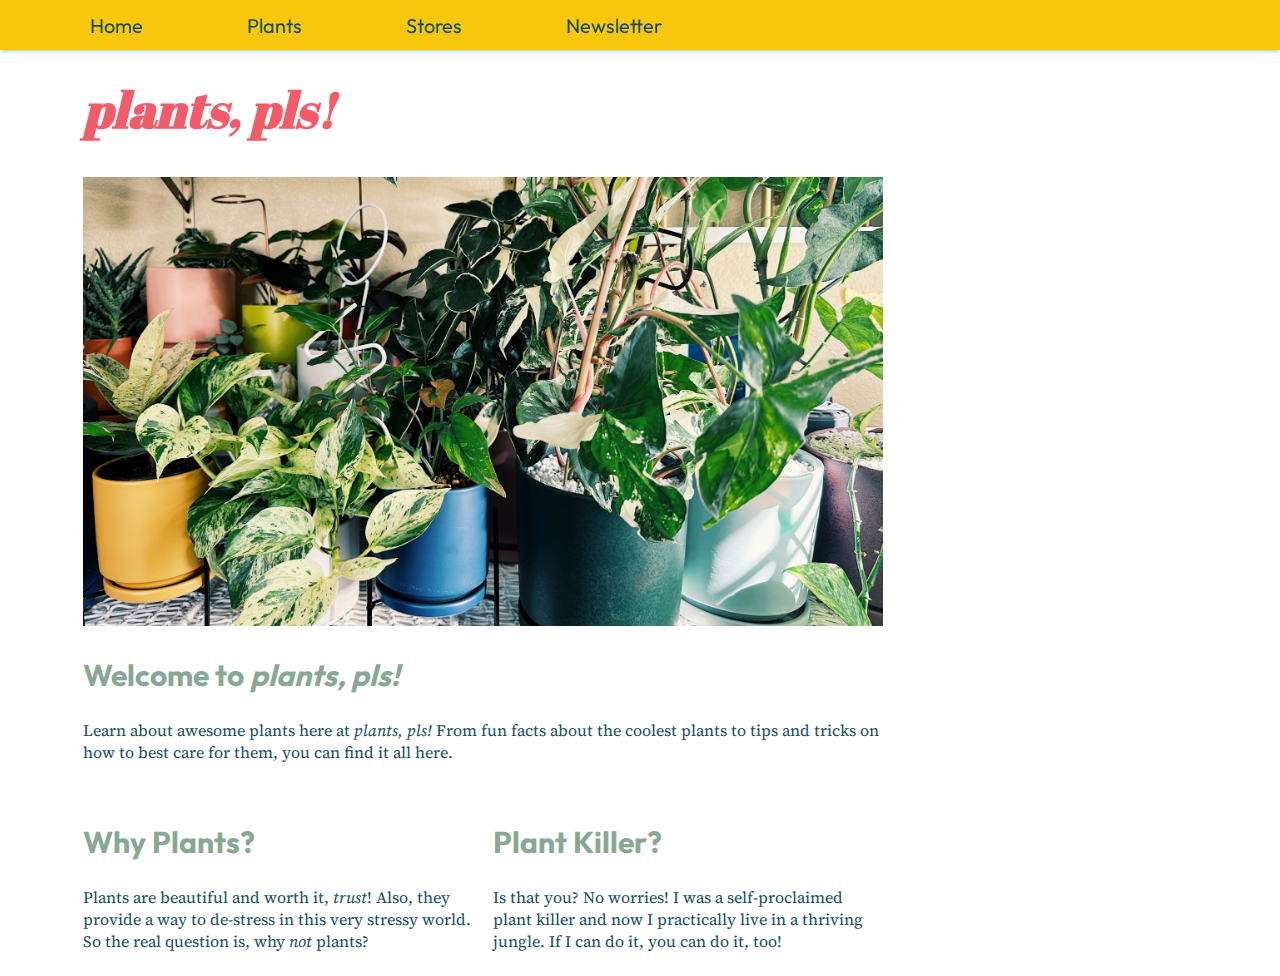
<file: index.html>
<!DOCTYPE html>
<html>
    <body>
        <head>
            <title>plants, pls!</title>
            <link rel="stylesheet" type="text/css" href="style.css">
            <link rel="preconnect" href="https://fonts.googleapis.com">
            <link rel="preconnect" href="https://fonts.gstatic.com" crossorigin>
            <link href="https://fonts.googleapis.com/css2?family=Abril+Fatface&family=Outfit:wght@100;200;300;400;500;600;700;800;900&family=Source+Serif+Pro:ital,wght@0,200;0,300;0,400;0,600;0,700;0,900;1,200;1,300;1,400;1,600;1,700;1,900&display=swap" rel="stylesheet">
        </head>
        <navbar>
            <ul>
                <li><a href="index.html">Home</a></li>
                <li><a href="plants.html">Plants</a></li>
                <li><a href="stores.html">Stores</a></li>
                <li><a href="newsletter.html">Newsletter</a></li>
            </ul>
        </navbar>

        <div class="header">
            <h1><em>plants, pls!</em></h1>
            <img src="images/plants_banner.JPG" alt="Plants in pots">
        </div>

        <div class="main_content">
            <div class="grid-col-span-2">
                <h2>Welcome to <em>plants, pls!</em></h2>
                <p>Learn about awesome plants here at <em>plants, pls!</em> From fun facts about the coolest plants to tips and tricks on how to best care for them, you can find it all here.</p>
            </div>

            <div>
                <h2>Why Plants?</h2>
                <p>Plants are beautiful and worth it, <em>trust</em>! Also, they provide a way to de-stress in this very stressy world. So the real question is, why <em>not</em> plants?</p>
            </div>

            <div>
                <h2>Plant Killer?</h2>
                <p>Is that you? No worries! I was a self-proclaimed plant killer and now I practically live in a thriving jungle. If I can do it, you can do it, too!</p>
            </div>
        </div>

    </body>
</html>
</file>
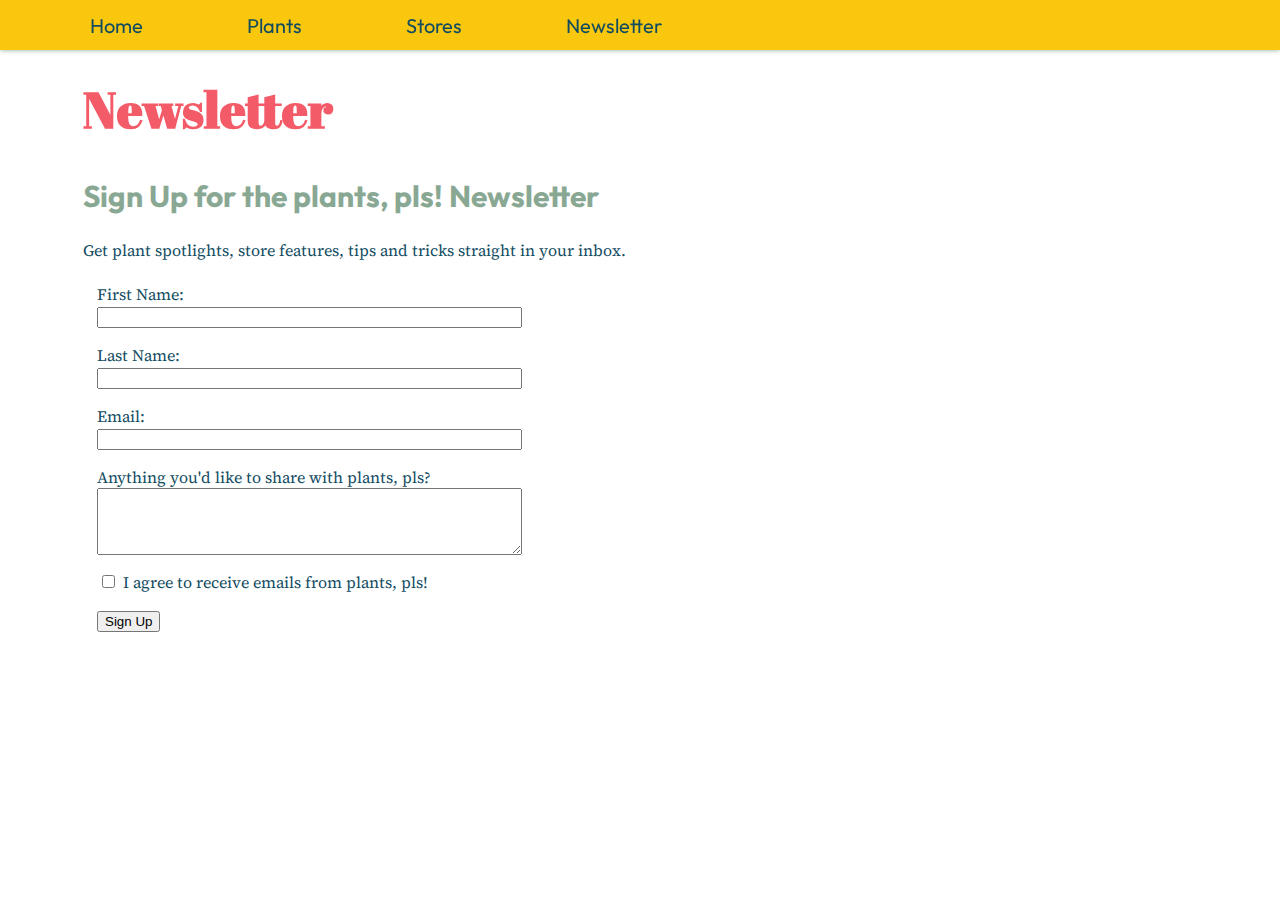
<file: newsletter.html>
<!DOCTYPE html>
<html>
    <body>
        <head>
            <title>plants, pls!</title>
            <link rel="stylesheet" type="text/css" href="style.css">
            <link rel="preconnect" href="https://fonts.googleapis.com">
            <link rel="preconnect" href="https://fonts.gstatic.com" crossorigin>
            <link href="https://fonts.googleapis.com/css2?family=Abril+Fatface&family=Outfit:wght@100;200;300;400;500;600;700;800;900&family=Source+Serif+Pro:ital,wght@0,200;0,300;0,400;0,600;0,700;0,900;1,200;1,300;1,400;1,600;1,700;1,900&display=swap" rel="stylesheet">
        </head>
        <navbar>
            <ul>
                <li><a href="index.html">Home</a></li>
                <li><a href="plants.html">Plants</a></li>
                <li><a href="stores.html">Stores</a></li>
                <li><a href="newsletter.html">Newsletter</a></li>
            </ul>
        </navbar>
        
        <h1>Newsletter</h1>
        
        <h2>Sign Up for the plants, pls! Newsletter</h2>
        <p>Get plant spotlights, store features, tips and tricks straight in your inbox.</p>
        <form action="/signedup" method="post">
            <fieldset>
                <div>
                    <label for="firstName">First Name:</label>
                    <input type="text" id="firstName" name="first_name">
                </div>

                <div>
                    <label for="lastName">Last Name:</label>
                    <input type="text" id="lastName" name="last_name">
                </div>

                <div>
                    <label for="email">Email:</label>
                    <input type="email" id="email" name="email">
                </div>
                
                <div>
                    <label for="comments">Anything you'd like to share with plants, pls?</label>
                    <textarea id="comments" name="comments"></textarea>
                </div>

                <div>
                    <input type="checkbox" id="newsletter" name="newsletter">
                    <label for="newsletter">I agree to receive emails from plants, pls!</label>
                </div>

                <div>
                    <button type="submit">Sign Up</button>
                </div>
            </fieldset>
        </form>

    </body>
</html>
</file>
<file: style.css>
h1 {
    font-family: 'Abril Fatface', cursive;
    font-size: 50px;
    color: #F45B69;
}

h2 {
    font-family: 'Outfit', sans-serif;
    font-size: 30px;
    color: #89A894;
}

body {
    font-family: 'Source Serif Pro', serif;
    font-size: 16px;
    color: #114B5F;
    margin-top: 75px;
    padding-left: 75px;
}

body a {
    color: #F9C80E;
}

.header img {
    width: 800px;
}

navbar {
    background-color: #F9C80E;
    position: fixed;
    top: 0;
    left: 0;
    right: 0;
    height: 50px;
    display: flex;
    align-items: center;
    box-shadow: 0 0 5px 0 #89A894;
}

navbar * {
    display: inline;
}

navbar li {
    margin: 50px;
}

navbar li a {
    font-family: 'Outfit', sans-serif;
    font-size: 20px;
    color: #114B5F;
    text-decoration: none;
}

.main_content {
    display: grid;
    grid-template-columns: 1fr 1fr;
    gap: 20px;
    width: 800px;

}

.grid-col-span-2 {
    grid-column: span 2;
}

.plants {
    display: grid;
    grid-template-columns: 1fr 1fr 1fr;
    gap: 30px;
    width: 600px;
}

.plants img {
    width: 250px;
}

.plants h2 {
    margin-top: 5px;
}

fieldset {
    border: 0;
}

form {
    width: 300px;
}

form div + div {
    margin-top: 1em;
}

label {
    display: inlie-block;
    width: 100px;
    text-align: right;
}

input,
textarea {
    width: 425px;
    box-sizing: border-box;
}

input:focus,
textarea:focus {
    border-color:#F45B69;
}

textarea {
    vertical-align: top;
    height: 5em;
}

input[type="checkbox"] {
    width: 15px;
}
</file>
